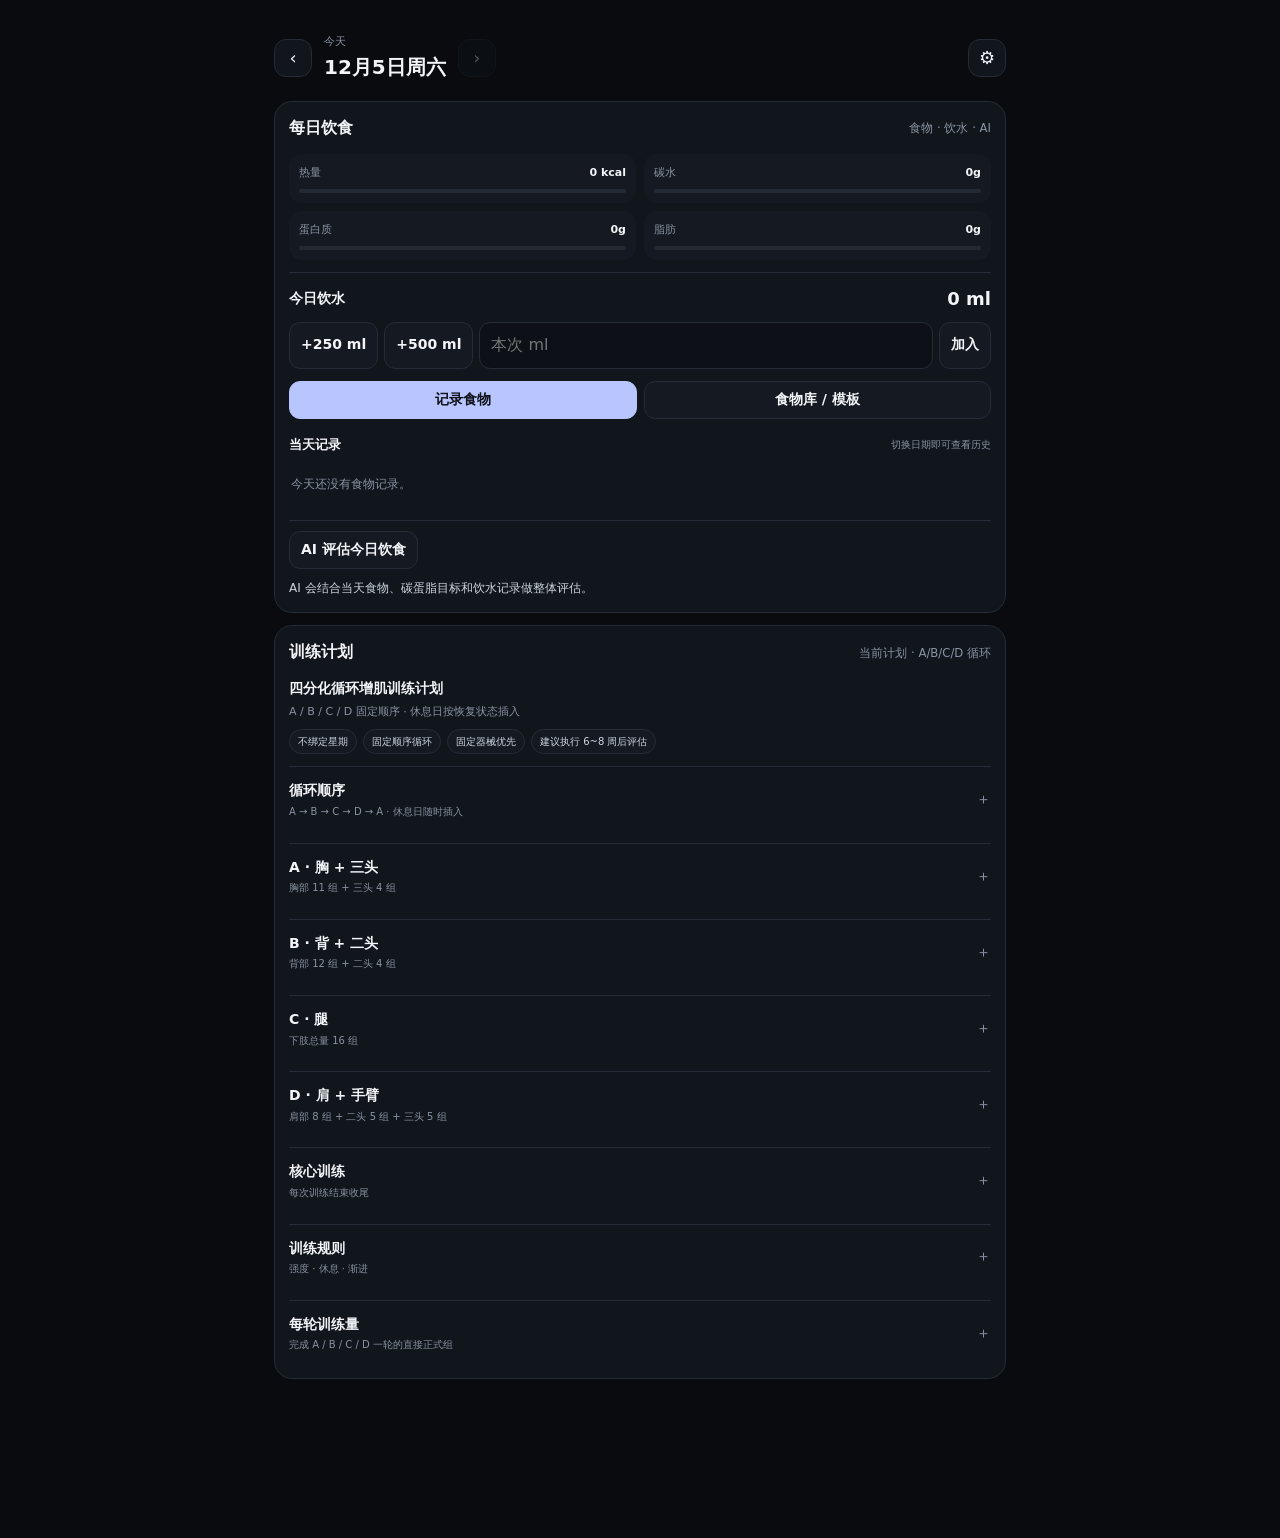
<file: index.html>
<!doctype html>
<html lang="zh-CN">
<head>
<meta charset="utf-8">
<meta name="viewport" content="width=device-width,initial-scale=1,viewport-fit=cover">
<meta name="theme-color" content="#0b0f14">
<link rel="manifest" href="manifest.json?v=diet-v2-20261023a">
<link rel="icon" href="icon-192.png">
<title>饮食记录</title>
<style>
:root{
  --bg:#0a0e13;--panel:#111720;--panel2:#161e29;--panel3:#0d131b;
  --text:#f4f7fb;--muted:#8d99aa;--line:#25313f;--accent:#8ca8ff;
  --accent2:#becaff;--good:#4fd58d;--warn:#f0ba5e;--bad:#ff7380
}
*{box-sizing:border-box}
html{background:var(--bg)}
body{
  margin:0;background:radial-gradient(circle at 12% 0%,rgba(140,168,255,.07),transparent 27%),var(--bg);
  color:var(--text);font:14px/1.55 system-ui,-apple-system,BlinkMacSystemFont,"Segoe UI","Microsoft YaHei",sans-serif;
  padding-bottom:90px
}
button,input,select,textarea{font:inherit}button{cursor:pointer}
.app{max-width:1080px;margin:auto;padding:15px}
.header{display:flex;justify-content:space-between;align-items:center;gap:12px;margin:3px 0 16px}
.title{font-size:22px;font-weight:850;letter-spacing:.15px}.subtitle{font-size:12px;color:var(--muted);margin-top:2px}
.header-right{display:flex;align-items:center;gap:8px}
.date-chip,.sync{border:1px solid var(--line);background:rgba(17,23,32,.84);border-radius:999px;padding:7px 10px;color:var(--muted);font-size:12px}
.date-chip{color:var(--text)}.sync-dot{display:inline-block;width:7px;height:7px;border-radius:50%;background:var(--good);margin-right:5px}
.sync.warn .sync-dot{background:var(--warn)}.sync.bad .sync-dot{background:var(--bad)}
.desktop-tabs{display:flex;gap:8px;margin-bottom:14px}
.tab{border:1px solid var(--line);background:var(--panel);color:var(--muted);border-radius:999px;padding:8px 13px}
.tab.active{background:var(--accent);border-color:var(--accent);color:#09101b;font-weight:800}
.page{display:none}.page.active{display:block}
.grid{display:grid;grid-template-columns:repeat(12,1fr);gap:12px}
.card{background:rgba(17,23,32,.93);border:1px solid var(--line);border-radius:19px;padding:14px}
.s4{grid-column:span 4}.s5{grid-column:span 5}.s6{grid-column:span 6}.s7{grid-column:span 7}.s8{grid-column:span 8}.s12{grid-column:span 12}
.section{display:flex;justify-content:space-between;align-items:center;gap:10px;margin-bottom:9px}.section h2{font-size:15px;margin:0}.meta{color:var(--muted);font-size:11px}
.btn{border:0;background:var(--accent);color:#0a1019;border-radius:10px;padding:8px 11px;font-weight:800}.btn.soft{background:#19233b;color:#d9e2ff}.btn.ghost{background:transparent;color:var(--text);border:1px solid var(--line)}.btn.danger{background:#3d2228;color:#ffb3bd}
.metrics{display:grid;grid-template-columns:repeat(4,1fr);gap:8px}.metric{background:var(--panel2);border:1px solid var(--line);border-radius:14px;padding:11px}.metric span{display:block;color:var(--muted);font-size:11px}.metric strong{font-size:18px}.metric small{font-size:11px;color:var(--muted)}
.progress{height:7px;background:#090e14;border-radius:999px;overflow:hidden;margin-top:7px}.bar{height:100%;background:var(--accent);transition:width .2s}
.summary{display:grid;grid-template-columns:repeat(3,1fr);gap:8px}.summary-item{border:1px solid var(--line);background:var(--panel2);border-radius:14px;padding:11px}.summary-item span{display:block;color:var(--muted);font-size:11px}.summary-item b{font-size:17px}
.good{color:var(--good)}.warn{color:var(--warn)}.bad{color:var(--bad)}.value{font-weight:850}
.list{display:grid;gap:8px}.item{display:grid;grid-template-columns:1fr auto;align-items:center;gap:10px;border:1px solid var(--line);background:var(--panel2);border-radius:14px;padding:10px 11px}.item-main{min-width:0}.item-title{font-weight:750}.item-sub{font-size:11px;color:var(--muted);margin-top:2px}.item-actions{display:flex;gap:6px;align-items:center;flex-wrap:wrap;justify-content:flex-end}
.empty{border:1px dashed var(--line);border-radius:14px;padding:17px;text-align:center;color:var(--muted);font-size:12px}
.callout{background:#0e1622;border-left:3px solid var(--accent);border-radius:11px;padding:10px 12px;color:#d7dfeb}
.chart-wrap{width:100%;height:170px}.chart-wrap svg{width:100%;height:100%;display:block}.chart-label{fill:var(--muted);font-size:10px}.chart-line{fill:none;stroke:var(--accent);stroke-width:2.5}.chart-dot{fill:var(--accent)}.chart-grid{stroke:var(--line);stroke-width:1;opacity:.65}
.field-grid{display:grid;grid-template-columns:repeat(2,1fr);gap:9px}.row{display:grid;grid-template-columns:repeat(12,1fr);gap:8px;align-items:end}.c2{grid-column:span 2}.c3{grid-column:span 3}.c4{grid-column:span 4}.c6{grid-column:span 6}.c8{grid-column:span 8}.c12{grid-column:span 12}
label{display:block;font-size:11px;color:var(--muted);margin-bottom:5px}
input,select,textarea{width:100%;min-width:0;background:var(--panel3);color:var(--text);border:1px solid var(--line);border-radius:11px;padding:9px 10px;outline:none}
input:focus,select:focus,textarea:focus{border-color:var(--accent)}textarea{min-height:76px;resize:vertical}
.toolbar{display:flex;gap:8px;flex-wrap:wrap;margin-top:10px}.pill{display:inline-flex;border:1px solid var(--line);border-radius:999px;padding:3px 8px;color:#cbd4df;font-size:10px}
.bottom-nav{display:none;position:fixed;left:0;right:0;bottom:0;z-index:30;grid-template-columns:repeat(5,1fr);background:rgba(8,12,17,.96);border-top:1px solid var(--line);padding:6px 4px calc(6px + env(safe-area-inset-bottom))}
.bottom-nav button{border:0;background:transparent;color:var(--muted);padding:7px 2px;font-size:11px}.bottom-nav button.active{color:var(--accent2);font-weight:850}
.fab{position:fixed;right:17px;bottom:20px;z-index:26;width:55px;height:55px;border:0;border-radius:50%;background:var(--accent);color:#08101a;font-size:25px;font-weight:900;box-shadow:0 12px 28px rgba(0,0,0,.35)}
.sheet{display:none;position:fixed;inset:0;z-index:50;background:rgba(0,0,0,.58);align-items:flex-end}.sheet.open{display:flex}.sheet-panel{width:100%;max-width:680px;margin:auto;background:var(--panel);border:1px solid var(--line);border-radius:22px 22px 0 0;padding:16px 15px calc(16px + env(safe-area-inset-bottom))}.sheet-actions{display:grid;grid-template-columns:repeat(3,1fr);gap:9px}.sheet-action{border:1px solid var(--line);background:var(--panel2);color:var(--text);border-radius:15px;padding:13px;text-align:left}.sheet-action b{display:block}.sheet-action span{display:block;color:var(--muted);font-size:11px;margin-top:2px}
.modal{display:none;position:fixed;inset:0;z-index:60;background:rgba(0,0,0,.62);align-items:center;justify-content:center;padding:16px;overflow:auto}.modal.open{display:flex}.modal-panel{width:min(540px,100%);max-height:90vh;overflow:auto;background:var(--panel);border:1px solid var(--line);border-radius:18px;padding:15px}.modal-panel.wide{width:min(720px,100%)}.modal-actions{display:flex;justify-content:flex-end;gap:8px;flex-wrap:wrap;margin-top:12px}
.check-list{display:grid;gap:7px;max-height:300px;overflow:auto}.check-row{display:flex;align-items:center;gap:9px;border:1px solid var(--line);border-radius:11px;padding:8px 10px;background:var(--panel2)}.check-row input{width:auto}
.divider{height:1px;background:var(--line);margin:13px 0}.hidden{display:none!important}
.toast{position:fixed;left:50%;bottom:88px;transform:translateX(-50%);z-index:100;background:#17202b;border:1px solid var(--line);color:var(--text);padding:9px 13px;border-radius:999px;font-size:12px;opacity:0;pointer-events:none;transition:.2s}.toast.show{opacity:1}
@media(max-width:900px){.s4,.s5,.s6,.s7,.s8,.s12{grid-column:span 12}}
@media(max-width:700px){
  .app{padding:11px}.desktop-tabs{display:none}.bottom-nav{display:grid}.fab{bottom:81px}
  .title{font-size:19px}.sync .sync-text{display:none}.header-right{gap:6px}.metrics{grid-template-columns:repeat(2,1fr)}
  .field-grid{grid-template-columns:1fr}.card{padding:12px;border-radius:17px}.c2,.c3,.c4,.c6,.c8,.c12{grid-column:span 12}
}
@media(max-width:430px){.summary{grid-template-columns:1fr 1fr}.summary-item:last-child{grid-column:span 2}.sheet-actions{grid-template-columns:1fr}}
</style>
</head>
<body>
<div class="app">
  <header class="header">
    <div>
      <div class="title">池边影の健身记录</div>
      <div class="subtitle" id="todayText">今天</div>
    </div>
    <div class="header-right">
      <button class="date-chip" id="backfillBtn">补记</button>
      <div class="sync" id="syncBadge"><span class="sync-dot"></span><span class="sync-text" id="syncText">本地已保存</span></div>
    </div>
  </header>

  <nav class="desktop-tabs">
    <button class="tab active" data-page="today">今日</button>
    <button class="tab" data-page="training">训练</button>
    <button class="tab" data-page="food">饮食</button>
    <button class="tab" data-page="progress">进度</button>
    <button class="tab" data-page="settings">方案</button>
  </nav>

  <section class="page active" id="page-today">
    <div class="grid">
      <div class="card s12">
        <div class="section"><h2>今天</h2><span class="meta" id="activeDateLabel">自动读取本机日期</span></div>
        <div class="summary">
          <div class="summary-item"><span>晨重</span><b id="todayWeight">未记录</b></div>
          <div class="summary-item"><span>今日训练</span><b id="todayTrainingCount">未训练</b></div>
          <div class="summary-item"><span>今日有氧</span><b id="todayCardio">0 min</b></div>
        </div>
      </div>

      <div class="card s12">
        <div class="section"><h2>今日营养</h2><span class="meta" id="macroTargetText"></span></div>
        <div class="metrics">
          <div class="metric"><span>热量</span><strong id="sumK">0</strong><small id="targetKSmall"></small><div class="progress"><div class="bar" id="barK"></div></div></div>
          <div class="metric"><span>碳水</span><strong id="sumC">0</strong><small id="targetCSmall"></small><div class="progress"><div class="bar" id="barC"></div></div></div>
          <div class="metric"><span>蛋白质</span><strong id="sumP">0</strong><small id="targetPSmall"></small><div class="progress"><div class="bar" id="barP"></div></div></div>
          <div class="metric"><span>脂肪</span><strong id="sumF">0</strong><small id="targetFSmall"></small><div class="progress"><div class="bar" id="barF"></div></div></div>
        </div>
        <div class="meta" id="macroAdvice" style="margin-top:9px"></div>
      </div>

      <div class="card s12">
        <div class="section"><h2>今日训练</h2><span class="meta" id="planHint"></span></div>
        <div id="todayTrainingList" class="list"></div>
      </div>

      <div class="card s12">
        <div class="section"><h2>今日饮食</h2><span class="meta" id="foodCountText"></span></div>
        <div id="todayFoodList" class="list"></div>
      </div>
    </div>
  </section>

  <section class="page" id="page-training">
    <div class="grid">
      <div class="card s6">
        <div class="section"><h2>训练模板</h2><button class="btn" id="newPlanBtn">＋ 新建</button></div>
        <div class="meta" style="margin-bottom:9px">模板只是快捷动作清单，不会强制你哪天必须练什么。</div>
        <div id="planList" class="list"></div>
      </div>
      <div class="card s6">
        <div class="section"><h2>力量记录</h2><span class="meta">自动统计最佳组与 e1RM</span></div>
        <div id="strengthList" class="list"></div>
      </div>
      <div class="card s12">
        <div class="section"><h2>动作库</h2><button class="btn" id="newExerciseBtn">＋ 添加动作</button></div>
        <div id="exerciseList" class="list"></div>
      </div>
    </div>
  </section>

  <section class="page" id="page-food">
    <div class="grid">
      <div class="card s6">
        <div class="section"><h2>餐食模板</h2><button class="btn" id="newMealBtn">＋ 新建</button></div>
        <div class="meta" style="margin-bottom:9px">例如“练后 = 香蕉120g + 蛋白粉30g”，以后一点就整套加入。</div>
        <div id="mealList" class="list"></div>
      </div>
      <div class="card s6">
        <div class="section"><h2>食物库</h2><button class="btn" id="newFoodBtn">＋ 添加</button></div>
        <div id="foodLibraryList" class="list"></div>
      </div>
    </div>
  </section>

  <section class="page" id="page-progress">
    <div class="grid">
      <div class="card s12">
        <div class="metrics">
          <div class="metric"><span>最近7日均重</span><strong id="avg7">-</strong></div>
          <div class="metric"><span>前7日均重</span><strong id="prev7">-</strong></div>
          <div class="metric"><span>均重变化</span><strong id="weeklyChange">-</strong></div>
          <div class="metric"><span>本周有氧</span><strong id="cardioWeek">0min</strong></div>
        </div>
        <div class="callout" id="trendAdvice" style="margin-top:10px"></div>
      </div>
      <div class="card s12">
        <div class="section"><h2>14天体重趋势</h2><span class="meta">看均值，不看单日</span></div>
        <div class="chart-wrap" id="weightChart"></div>
      </div>
    </div>
  </section>

  <section class="page" id="page-settings">
    <div class="grid">
      <div class="card s6">
        <div class="section"><h2>当前方案</h2><span class="meta">随时可改</span></div>
        <div class="field-grid">
          <div><label for="setStage">目标阶段</label><select id="setStage"><option value="cut">减脂</option><option value="gain">增肌</option><option value="maintain">维持</option></select></div>
          <div><label for="setK">热量 kcal</label><input id="setK" type="number"></div>
          <div><label for="setC">碳水 g</label><input id="setC" type="number"></div>
          <div><label for="setP">蛋白质 g</label><input id="setP" type="number"></div>
          <div><label for="setF">脂肪 g</label><input id="setF" type="number"></div>
          <div><label for="setCardio">每周有氧 min</label><input id="setCardio" type="number"></div>
        </div>
        <div class="toolbar"><button class="btn" id="saveSettingsBtn">保存方案</button></div>
      </div>

      <div class="card s12">
        <div class="section"><h2>数据备份</h2><span class="meta" id="backupStatus">尚未备份</span></div>
        <div class="callout">训练、饮食和体重只保存在这台设备。建议偶尔备份一个 JSON 文件到 iPhone「文件」App。</div>
        <div class="toolbar">
          <button class="btn" id="backupFileBtn">备份到本机文件</button>
          <button class="btn ghost" id="importBtn">从备份恢复</button>
          <input id="importFile" type="file" accept=".json,application/json" hidden>
        </div>
      </div>
    </div>
  </section>
</div>

<button class="fab" id="fab" aria-label="快速添加">＋</button>

<nav class="bottom-nav">
  <button class="active" data-page="today">今日</button>
  <button data-page="training">训练</button>
  <button data-page="food">饮食</button>
  <button data-page="progress">进度</button>
  <button data-page="settings">方案</button>
</nav>

<div class="sheet" id="quickSheet">
  <div class="sheet-panel">
    <div class="section"><h2>快速添加</h2><button class="btn ghost" data-close="quickSheet">关闭</button></div>
    <div class="sheet-actions">
      <button class="sheet-action" id="quickFood"><b>食物</b><span>餐食模板或按克数添加</span></button>
      <button class="sheet-action" id="quickTraining"><b>训练</b><span>动作 / 重量 / 次数 / RIR</span></button>
      <button class="sheet-action" id="quickWeight"><b>晨重</b><span>记录当天体重</span></button>
    </div>
  </div>
</div>

<div class="modal" id="backfillModal">
  <div class="modal-panel">
    <div class="section"><h2>补记过去记录</h2><button class="btn ghost" data-close="backfillModal">关闭</button></div>
    <label for="backfillDate">选择日期</label><input id="backfillDate" type="date">
    <div class="modal-actions"><button class="btn ghost" id="todayBtn">回到今天</button><button class="btn" id="confirmBackfill">打开这一天</button></div>
  </div>
</div>

<div class="modal" id="weightModal">
  <div class="modal-panel">
    <div class="section"><h2>记录晨重</h2><button class="btn ghost" data-close="weightModal">关闭</button></div>
    <label for="weightInput">体重 kg</label><input id="weightInput" type="number" step="0.01" inputmode="decimal" placeholder="65.80">
    <div class="modal-actions"><button class="btn" id="saveWeightBtn">保存</button></div>
  </div>
</div>

<div class="modal" id="trainingModal">
  <div class="modal-panel wide">
    <div class="section"><h2>添加训练</h2><button class="btn ghost" data-close="trainingModal">关闭</button></div>
    <div class="row">
      <div class="c6"><label for="trainingExercise">动作</label><select id="trainingExercise"></select></div>
      <div class="c3"><label for="trainingWeight">重量 kg</label><input id="trainingWeight" type="number" step="0.5" inputmode="decimal"></div>
      <div class="c3"><label for="trainingReps">次数</label><input id="trainingReps" type="number" step="1" inputmode="numeric"></div>
      <div class="c4"><label for="trainingSets">组数</label><input id="trainingSets" type="number" step="1" value="1"></div>
      <div class="c4"><label for="trainingRir">RIR</label><input id="trainingRir" type="number" step="1" min="0" max="10"></div>
      <div class="c4"><label for="trainingCardio">有氧分钟（可选）</label><input id="trainingCardio" type="number" min="0" step="1"></div>
    </div>
    <div class="meta" style="margin-top:7px">自重动作重量可留空。只想记录有氧时，动作选择“仅记录有氧”。</div>
    <div class="modal-actions"><button class="btn" id="saveTrainingBtn">加入今日</button></div>
  </div>
</div>

<div class="modal" id="foodModal">
  <div class="modal-panel wide">
    <div class="section"><h2>添加食物</h2><button class="btn ghost" data-close="foodModal">关闭</button></div>
    <div class="row">
      <div class="c4"><label for="foodMode">方式</label><select id="foodMode"><option value="single">单个食物</option><option value="meal">餐食模板</option><option value="manual">临时食物</option></select></div>
      <div class="c4"><label for="mealSlot">餐次</label><select id="mealSlot"><option>早餐</option><option>午餐</option><option>加餐</option><option>晚餐</option><option>练后</option></select></div>
      <div class="c4"><label>记录时间</label><input id="foodTime" type="time"></div>
    </div>

    <div id="singleFoodFields" style="margin-top:8px">
      <div class="row">
        <div class="c8"><label for="foodSelect">食物</label><select id="foodSelect"></select></div>
        <div class="c4"><label for="foodGrams">重量 g/ml</label><input id="foodGrams" type="number" step="1" inputmode="decimal"></div>
      </div>
    </div>

    <div id="mealFoodFields" class="hidden" style="margin-top:8px">
      <label for="mealSelect">餐食模板</label><select id="mealSelect"></select>
    </div>

    <div id="manualFoodFields" class="hidden" style="margin-top:8px">
      <div class="row">
        <div class="c6"><label for="manualFoodName">名称</label><input id="manualFoodName"></div>
        <div class="c6"><label for="manualFoodGrams">重量 g/ml</label><input id="manualFoodGrams" type="number"></div>
        <div class="c4"><label for="manualFoodC">C /100</label><input id="manualFoodC" type="number" step="0.1"></div>
        <div class="c4"><label for="manualFoodP">P /100</label><input id="manualFoodP" type="number" step="0.1"></div>
        <div class="c4"><label for="manualFoodF">F /100</label><input id="manualFoodF" type="number" step="0.1"></div>
      </div>
    </div>
    <div class="modal-actions"><button class="btn" id="saveFoodEntryBtn">加入今日</button></div>
  </div>
</div>

<div class="modal" id="exerciseModal">
  <div class="modal-panel">
    <div class="section"><h2 id="exerciseModalTitle">添加动作</h2><button class="btn ghost" data-close="exerciseModal">关闭</button></div>
    <input id="editingExerciseId" type="hidden">
    <div class="field-grid">
      <div><label for="exerciseName">动作名称</label><input id="exerciseName"></div>
      <div><label for="exerciseGroup">肌群</label><select id="exerciseGroup"><option>胸</option><option>背</option><option>肩</option><option>二头</option><option>三头</option><option>腿</option><option>腹</option><option>其他</option></select></div>
      <div><label for="exerciseRepMin">目标次数下限</label><input id="exerciseRepMin" type="number" value="6"></div>
      <div><label for="exerciseRepMax">目标次数上限</label><input id="exerciseRepMax" type="number" value="10"></div>
      <div><label for="exerciseSets">默认组数</label><input id="exerciseSets" type="number" value="3"></div>
    </div>
    <div class="modal-actions"><button class="btn" id="saveExerciseBtn">保存</button></div>
  </div>
</div>

<div class="modal" id="planModal">
  <div class="modal-panel">
    <div class="section"><h2 id="planModalTitle">新建训练模板</h2><button class="btn ghost" data-close="planModal">关闭</button></div>
    <input id="editingPlanId" type="hidden">
    <label for="planName">模板名称</label><input id="planName" placeholder="例如 拉 / 胸+三头">
    <label style="margin-top:10px">动作</label><div class="check-list" id="planExerciseChecks"></div>
    <div class="modal-actions"><button class="btn" id="savePlanBtn">保存模板</button></div>
  </div>
</div>

<div class="modal" id="libFoodModal">
  <div class="modal-panel">
    <div class="section"><h2 id="libFoodModalTitle">添加食物</h2><button class="btn ghost" data-close="libFoodModal">关闭</button></div>
    <input id="editingFoodId" type="hidden">
    <div class="field-grid">
      <div><label for="libFoodName">名称</label><input id="libFoodName"></div>
      <div><label for="libFoodUnit">单位</label><select id="libFoodUnit"><option value="g">g</option><option value="ml">ml</option></select></div>
      <div><label for="libFoodC">碳水 /100</label><input id="libFoodC" type="number" step="0.1"></div>
      <div><label for="libFoodP">蛋白 /100</label><input id="libFoodP" type="number" step="0.1"></div>
      <div><label for="libFoodF">脂肪 /100</label><input id="libFoodF" type="number" step="0.1"></div>
    </div>
    <div class="modal-actions"><button class="btn" id="saveLibFoodBtn">保存</button></div>
  </div>
</div>

<div class="modal" id="mealModal">
  <div class="modal-panel wide">
    <div class="section"><h2 id="mealModalTitle">新建餐食模板</h2><button class="btn ghost" data-close="mealModal">关闭</button></div>
    <input id="editingMealId" type="hidden">
    <label for="mealName">模板名称</label><input id="mealName" placeholder="例如 训练后">
    <div class="divider"></div>
    <div class="row">
      <div class="c8"><label for="mealBuilderFood">食物</label><select id="mealBuilderFood"></select></div>
      <div class="c4"><label for="mealBuilderGrams">重量</label><input id="mealBuilderGrams" type="number"></div>
    </div>
    <div class="toolbar"><button class="btn ghost" id="mealAddItemBtn">加入模板</button></div>
    <div id="mealBuilderList" class="list" style="margin-top:9px"></div>
    <div class="modal-actions"><button class="btn" id="saveMealBtn">保存模板</button></div>
  </div>
</div>

<div class="toast" id="toast"></div>

<script src="deepseek-config.js?v=diet-v2-20261023a"></script>
<script src="app-config.js?v=diet-v2-20261023a"></script>
<script>
const STORAGE_KEY="chibianyingFitnessV1";
const OLD_STORAGE_KEY="cutTrackerV2";

const DEFAULT_DB={
  settings:{stage:"cut",kcal:1900,c:200,p:140,f:60,cardioWeekly:90},
  exercises:[
    {id:"bench",name:"杠铃卧推",group:"胸",repMin:5,repMax:8,sets:4},
    {id:"pecdeck",name:"蝴蝶机夹胸",group:"胸",repMin:8,repMax:15,sets:3},
    {id:"dip",name:"前倾臂屈伸",group:"胸/三头",repMin:8,repMax:12,sets:3},
    {id:"pulldown",name:"高位下拉",group:"背",repMin:6,repMax:10,sets:4},
    {id:"singlepull",name:"器械单臂下拉",group:"背",repMin:8,repMax:12,sets:3},
    {id:"row",name:"坐姿划船",group:"背",repMin:8,repMax:12,sets:4},
    {id:"curl",name:"坐姿弯举",group:"二头",repMin:10,repMax:15,sets:3},
    {id:"squat",name:"深蹲",group:"腿",repMin:5,repMax:8,sets:4},
    {id:"rdl",name:"罗马尼亚硬拉",group:"腿",repMin:6,repMax:10,sets:3},
    {id:"legpress",name:"倒蹬机",group:"腿",repMin:8,repMax:12,sets:3},
    {id:"shoulderpress",name:"器械推肩",group:"肩",repMin:8,repMax:12,sets:3},
    {id:"lateral",name:"侧平举",group:"肩",repMin:12,repMax:20,sets:4},
    {id:"triceps",name:"龙门架三头下压",group:"三头",repMin:10,repMax:15,sets:3},
    {id:"legraise",name:"悬垂举腿",group:"腹",repMin:8,repMax:15,sets:3}
  ],
  plans:[
    {id:"push",name:"推",exerciseIds:["bench","pecdeck","dip","shoulderpress","lateral","triceps","legraise"]},
    {id:"pull",name:"拉",exerciseIds:["pulldown","singlepull","row","curl","legraise"]},
    {id:"legs",name:"腿",exerciseIds:["squat","rdl","legpress","legraise"]}
  ],
  foods:[
    {id:"rice",name:"熟米饭",unit:"g",c:25.9,p:2.6,f:0.3},
    {id:"chicken",name:"熟鸡胸肉",unit:"g",c:0,p:31,f:3.6},
    {id:"beef",name:"熟瘦牛肉（估值）",unit:"g",c:0,p:27,f:10},
    {id:"egg",name:"鸡蛋（可食部）",unit:"g",c:0.7,p:12.6,f:9.5},
    {id:"banana",name:"香蕉",unit:"g",c:22.8,p:1.1,f:0.3},
    {id:"skim",name:"脱脂牛奶",unit:"ml",c:5,p:3.4,f:0.2},
    {id:"bread",name:"全麦面包（估值）",unit:"g",c:43,p:10,f:4},
    {id:"mantou",name:"馒头/花卷（估值）",unit:"g",c:49,p:7,f:1.1},
    {id:"protein",name:"75%蛋白粉（按包装修正）",unit:"g",c:10,p:75,f:5},
    {id:"oil",name:"食用油",unit:"g",c:0,p:0,f:100}
  ],
  meals:[
    {id:"post",name:"训练后：香蕉 + 蛋白粉",items:[{foodId:"banana",grams:120},{foodId:"protein",grams:30}]}
  ],
  days:{},
  meta:{updatedAt:null,userTouched:false}
};

const $=id=>document.getElementById(id);
const clone=x=>JSON.parse(JSON.stringify(x));
const uid=p=>p+"_"+Date.now().toString(36)+Math.random().toString(36).slice(2,6);
const fmt=(n,d=0)=>Number(n||0).toFixed(d);
let activeDate=localDateString();
let DB=loadDB();
let mealBuilder=[];

function localDateString(d=new Date()){
  const y=d.getFullYear(),m=String(d.getMonth()+1).padStart(2,"0"),day=String(d.getDate()).padStart(2,"0");
  return `${y}-${m}-${day}`;
}
function localTimeString(d=new Date()){
  return `${String(d.getHours()).padStart(2,"0")}:${String(d.getMinutes()).padStart(2,"0")}`;
}
function prettyDate(dateStr){
  const [y,m,d]=dateStr.split("-").map(Number),dt=new Date(y,m-1,d),weeks=["周日","周一","周二","周三","周四","周五","周六"];
  return `${m}月${d}日 · ${weeks[dt.getDay()]}`;
}
function migrateOld(old){
  const x=clone(DEFAULT_DB);
  if(old.settings){
    x.settings.kcal=old.settings.kcal||1900;x.settings.c=old.settings.c||200;x.settings.p=old.settings.p||140;x.settings.f=old.settings.f||60;x.settings.cardioWeekly=old.settings.cardioWeekly||90;
  }
  if(Array.isArray(old.exercises))x.exercises=old.exercises;
  if(Array.isArray(old.plans))x.plans=old.plans;
  if(Array.isArray(old.foods))x.foods=old.foods;
  if(Array.isArray(old.meals))x.meals=old.meals;
  if(old.days){
    for(const [date,d] of Object.entries(old.days)){
      x.days[date]={
        date,weight:d.weight??null,cardio:d.cardio||0,note:d.note||"",
        planExerciseIds:d.planExerciseIds||[],
        planName:d.planName||"",
        training:(d.training||[]).map(t=>({...t,id:t.id||uid("tr"),time:t.time||""})),
        foods:(d.foods||[]).map(f=>({...f,id:f.id||uid("fd"),time:f.time||""}))
      };
    }
  }
  x.meta={updatedAt:new Date().toISOString(),userTouched:true};
  return x;
}
function loadDB(){
  try{
    const raw=localStorage.getItem(STORAGE_KEY);
    if(raw){
      const x=JSON.parse(raw);
      return {...clone(DEFAULT_DB),...x,settings:{...clone(DEFAULT_DB.settings),...(x.settings||{})},meta:{...clone(DEFAULT_DB.meta),...(x.meta||{})}};
    }
    const old=localStorage.getItem(OLD_STORAGE_KEY);
    if(old){
      const migrated=migrateOld(JSON.parse(old));
      localStorage.setItem(STORAGE_KEY,JSON.stringify(migrated));
      return migrated;
    }
  }catch(e){}
  return clone(DEFAULT_DB);
}
function persist(markTouched=true){
  DB.meta=DB.meta||{};
  DB.meta.updatedAt=new Date().toISOString();
  if(markTouched)DB.meta.userTouched=true;
  localStorage.setItem(STORAGE_KEY,JSON.stringify(DB));
  window.dispatchEvent(new CustomEvent("fitness:changed"));
  setSyncUI("本地已保存","good");
}
function ensureDay(date=activeDate){
  if(!DB.days[date])DB.days[date]={date,weight:null,cardio:0,note:"",planExerciseIds:[],planName:"",training:[],foods:[]};
  const d=DB.days[date];
  d.training=d.training||[];d.foods=d.foods||[];d.planExerciseIds=d.planExerciseIds||[];d.cardio=d.cardio||0;
  return d;
}
function calcMacro(food,grams){
  if(food?.totalMacros){
    const C=+food.totalC||0,P=+food.totalP||0,F=+food.totalF||0;
    return {C,P,F,K:C*4+P*4+F*9};
  }
  const m=(+grams||0)/100,C=(+food.c||0)*m,P=(+food.p||0)*m,F=(+food.f||0)*m;
  return {C,P,F,K:C*4+P*4+F*9};
}
function dayTotals(day=ensureDay()){
  return (day.foods||[]).reduce((s,x)=>{const q=calcMacro(x,x.grams);s.C+=q.C;s.P+=q.P;s.F+=q.F;s.K+=q.K;return s},{C:0,P:0,F:0,K:0});
}
function e1rm(w,r){return w>0&&r>0?w*(1+r/30):0}
function inferMealSlot(){
  const h=new Date().getHours();
  if(h<10)return "早餐";if(h<14)return "午餐";if(h<17)return "加餐";if(h<21)return "晚餐";return "练后";
}
function toast(msg){
  const t=$("toast");t.textContent=msg;t.classList.add("show");clearTimeout(toast._timer);toast._timer=setTimeout(()=>t.classList.remove("show"),1800);
}
function openModal(id){$(id).classList.add("open")}
function closeModal(id){$(id).classList.remove("open")}
function showPage(name){
  document.querySelectorAll(".page").forEach(x=>x.classList.toggle("active",x.id==="page-"+name));
  document.querySelectorAll("[data-page]").forEach(x=>x.classList.toggle("active",x.dataset.page===name));
  if(name==="training")renderTrainingPage();
  if(name==="food")renderFoodPage();
  if(name==="progress")renderProgress();
  if(name==="settings")loadSettingsForm();
}
function setBar(id,v,t){
  const e=$(id),pct=t?Math.min(100,v/t*100):0;e.style.width=pct+"%";e.style.background=v>t*1.1?"var(--bad)":v>t?"var(--warn)":"var(--accent)";
}
function setSyncUI(text,kind="good"){
  $("syncText").textContent=text;
  $("syncBadge").classList.toggle("warn",kind==="warn");
  $("syncBadge").classList.toggle("bad",kind==="bad");
}

function renderDate(){
  const today=localDateString();
  $("todayText").textContent=activeDate===today ? "今天 · "+prettyDate(activeDate) : "补记 · "+prettyDate(activeDate);
  $("activeDateLabel").textContent=activeDate===today ? "自动读取本机日期" : activeDate;
}
function renderToday(){
  const day=ensureDay(), totals=dayTotals(day), s=DB.settings;
  $("todayWeight").textContent=day.weight!=null?fmt(day.weight,2)+" kg":"未记录";
  const unique=new Set((day.training||[]).map(x=>x.exerciseId||x.exerciseName)).size;
  $("todayTrainingCount").textContent=unique?unique+" 个动作":"未训练";
  $("todayCardio").textContent=(day.cardio||0)+" min";
  $("macroTargetText").textContent=`${s.kcal} kcal · ${s.c}C / ${s.p}P / ${s.f}F`;
  $("sumK").textContent=fmt(totals.K);$("sumC").textContent=fmt(totals.C,1);$("sumP").textContent=fmt(totals.P,1);$("sumF").textContent=fmt(totals.F,1);
  $("targetKSmall").textContent=` / ${s.kcal}`;$("targetCSmall").textContent=` / ${s.c}g`;$("targetPSmall").textContent=` / ${s.p}g`;$("targetFSmall").textContent=` / ${s.f}g`;
  setBar("barK",totals.K,s.kcal);setBar("barC",totals.C,s.c);setBar("barP",totals.P,s.p);setBar("barF",totals.F,s.f);
  const tips=[];
  if(totals.P<s.p-10)tips.push(`蛋白质还差约 ${fmt(s.p-totals.P)}g`);
  if(totals.C<s.c-15)tips.push(`碳水还差约 ${fmt(s.c-totals.C)}g`);
  if(totals.F>s.f+5)tips.push(`脂肪超约 ${fmt(totals.F-s.f)}g`);
  if(totals.K>s.kcal+100)tips.push(`热量超约 ${fmt(totals.K-s.kcal)} kcal`);
  $("macroAdvice").textContent=totals.K?tips.join(" · ")||"今天已经比较接近目标。":"添加食物后会自动计算。";

  renderTodayTraining(day);
  renderTodayFoods(day);
}
function groupTraining(day){
  const groups=[];
  for(const t of day.training||[]){
    let g=groups.find(x=>(x.exerciseId||x.name)===(t.exerciseId||t.exerciseName));
    if(!g){const ex=DB.exercises.find(e=>e.id===t.exerciseId);g={exerciseId:t.exerciseId,name:ex?.name||t.exerciseName||"未知动作",items:[]};groups.push(g)}
    g.items.push(t);
  }
  return groups;
}
function renderTodayTraining(day){
  const box=$("todayTrainingList"),groups=groupTraining(day);box.innerHTML="";
  $("planHint").textContent=day.planName?`已载入模板：${day.planName}`:"不预设训练日";
  if(!groups.length){
    const planned=(day.planExerciseIds||[]).map(id=>DB.exercises.find(e=>e.id===id)).filter(Boolean);
    if(planned.length){
      planned.forEach(ex=>{
        const d=document.createElement("div");d.className="item";
        d.innerHTML=`<div class="item-main"><div class="item-title">${escapeHtml(ex.name)}</div><div class="item-sub">目标 ${ex.repMin}–${ex.repMax}次 · ${ex.sets}组</div></div><button class="btn soft" data-record-ex="${ex.id}">记录</button>`;
        box.appendChild(d);
      });
    }else box.innerHTML='<div class="empty">今天还没有训练记录。休息日保持为空即可。</div>';
  }else{
    groups.forEach(g=>{
      const lines=g.items.map(x=>{
        const w=x.weight>0?`${fmt(x.weight,1).replace(".0","")}kg`:"BW";
        return `${w} × ${x.reps||"-"} × ${x.sets||1}组${x.rir!==""&&x.rir!=null?` · RIR ${x.rir}`:""}`;
      });
      const d=document.createElement("div");d.className="item";
      d.innerHTML=`<div class="item-main"><div class="item-title">${escapeHtml(g.name)}</div><div class="item-sub">${lines.join("<br>")}</div></div><div class="item-actions">${g.items.map(x=>`<button class="btn danger" data-del-training="${x.id}">删</button>`).join("")}</div>`;
      box.appendChild(d);
    });
  }
  box.querySelectorAll("[data-record-ex]").forEach(b=>b.addEventListener("click",()=>openTrainingModal(b.dataset.recordEx)));
  box.querySelectorAll("[data-del-training]").forEach(b=>b.addEventListener("click",()=>deleteTraining(b.dataset.delTraining)));
}
function renderTodayFoods(day){
  const box=$("todayFoodList");box.innerHTML="";$("foodCountText").textContent=(day.foods||[]).length+" 笔";
  if(!(day.foods||[]).length){box.innerHTML='<div class="empty">今天还没有饮食记录。</div>';return}
  day.foods.forEach(x=>{
    const q=calcMacro(x,x.grams),d=document.createElement("div");d.className="item";
    d.innerHTML=`<div class="item-main"><div class="item-title">${escapeHtml(x.slot||"饮食")} · ${escapeHtml(x.name)}</div><div class="item-sub">${fmt(x.grams)}${x.unit||"g"}${x.time?` · ${x.time}`:""} · C${fmt(q.C,1)} / P${fmt(q.P,1)} / F${fmt(q.F,1)}</div></div><div class="item-actions"><span class="value">${fmt(q.K)} kcal</span><button class="btn danger" data-del-food="${x.id}">删</button></div>`;
    box.appendChild(d);
  });
  box.querySelectorAll("[data-del-food]").forEach(b=>b.addEventListener("click",()=>deleteFoodEntry(b.dataset.delFood)));
}
function deleteTraining(id){const d=ensureDay();d.training=d.training.filter(x=>x.id!==id);persist();renderToday();renderTrainingPage()}
function deleteFoodEntry(id){const d=ensureDay();d.foods=d.foods.filter(x=>x.id!==id);persist();renderToday()}

function refreshSelectors(){
  const fill=(el,items,label,value,placeholder)=>{
    el.innerHTML="";
    if(placeholder){const o=document.createElement("option");o.value="";o.textContent=placeholder;el.appendChild(o)}
    items.forEach(x=>{const o=document.createElement("option");o.value=value(x);o.textContent=label(x);el.appendChild(o)});
  };
  fill($("trainingExercise"),DB.exercises,x=>x.name,x=>x.id,"仅记录有氧");
  fill($("foodSelect"),DB.foods,x=>x.name,x=>x.id);
  fill($("mealSelect"),DB.meals,x=>x.name,x=>x.id);
  fill($("mealBuilderFood"),DB.foods,x=>x.name,x=>x.id);
}
function openTrainingModal(exerciseId=""){
  refreshSelectors();
  $("trainingExercise").value=exerciseId||"";
  const ex=DB.exercises.find(e=>e.id===exerciseId);
  $("trainingWeight").value="";$("trainingReps").value="";$("trainingSets").value=ex?.sets||1;$("trainingRir").value="";$("trainingCardio").value="";
  openModal("trainingModal");
}
function saveTraining(){
  const day=ensureDay(),exId=$("trainingExercise").value,cardio=+$("trainingCardio").value||0;
  if(cardio>=0&&$("trainingCardio").value!=="")day.cardio=cardio;
  if(exId){
    const ex=DB.exercises.find(e=>e.id===exId);if(!ex)return;
    const reps=+$("trainingReps").value||0;
    if(!reps)return toast("请填写次数");
    const entry={id:uid("tr"),exerciseId:ex.id,exerciseName:ex.name,weight:+$("trainingWeight").value||0,reps,sets:+$("trainingSets").value||1,rir:$("trainingRir").value===""?"":+$("trainingRir").value,time:localTimeString()};
    day.training.push(entry);
  }else if($("trainingCardio").value===""){
    return toast("请选择动作，或填写有氧分钟");
  }
  persist();closeModal("trainingModal");renderToday();renderTrainingPage();toast("训练已记录");
}
function openFoodModal(){
  refreshSelectors();$("foodMode").value="single";toggleFoodMode();$("mealSlot").value=inferMealSlot();$("foodTime").value=localTimeString();$("foodGrams").value="";$("manualFoodName").value="";$("manualFoodGrams").value="";$("manualFoodC").value="";$("manualFoodP").value="";$("manualFoodF").value="";openModal("foodModal");
}
function toggleFoodMode(){
  const m=$("foodMode").value;$("singleFoodFields").classList.toggle("hidden",m!=="single");$("mealFoodFields").classList.toggle("hidden",m!=="meal");$("manualFoodFields").classList.toggle("hidden",m!=="manual");
}
function saveFoodEntry(){
  const day=ensureDay(),mode=$("foodMode").value,slot=$("mealSlot").value,time=$("foodTime").value||localTimeString();
  if(mode==="single"){
    const f=DB.foods.find(x=>x.id===$("foodSelect").value),g=+$("foodGrams").value;if(!f||!g)return toast("请选择食物并填写重量");
    day.foods.push({...clone(f),id:uid("fd"),sourceFoodId:f.id,grams:g,slot,time});
  }else if(mode==="meal"){
    const m=DB.meals.find(x=>x.id===$("mealSelect").value);if(!m)return toast("请选择模板");
    m.items.forEach(it=>{const f=DB.foods.find(x=>x.id===it.foodId);if(f)day.foods.push({...clone(f),id:uid("fd"),sourceFoodId:f.id,grams:it.grams,slot,time})});
  }else{
    const name=$("manualFoodName").value.trim(),g=+$("manualFoodGrams").value;if(!name||!g)return toast("填写名称和重量");
    day.foods.push({id:uid("fd"),name,unit:"g",c:+$("manualFoodC").value||0,p:+$("manualFoodP").value||0,f:+$("manualFoodF").value||0,grams:g,slot,time});
  }
  persist();closeModal("foodModal");renderToday();toast("饮食已记录");
}
function saveWeight(){
  const v=+$("weightInput").value;if(!v)return toast("请填写体重");
  ensureDay().weight=v;persist();closeModal("weightModal");renderToday();renderProgress();toast("晨重已记录");
}

function getStrengthMap(){
  const map={};
  Object.values(DB.days).forEach(day=>(day.training||[]).forEach(x=>{
    if(!x.exerciseId||!x.reps)return;
    const r=e1rm(x.weight,x.reps),m=map[x.exerciseId]||{maxWeight:0,e1rm:0,bestSet:"",date:"",lastDate:""};
    if((+x.weight||0)>m.maxWeight)m.maxWeight=+x.weight||0;
    if(r>m.e1rm){m.e1rm=r;m.bestSet=`${x.weight}kg × ${x.reps}`;m.date=day.date}
    if(!m.lastDate||day.date>m.lastDate)m.lastDate=day.date;
    map[x.exerciseId]=m;
  }));return map;
}
function renderTrainingPage(){
  renderPlans();renderExercises();renderStrength();
}
function renderPlans(){
  const box=$("planList");box.innerHTML="";
  if(!DB.plans.length){box.innerHTML='<div class="empty">还没有训练模板。</div>';return}
  DB.plans.forEach(p=>{
    const names=p.exerciseIds.map(id=>DB.exercises.find(e=>e.id===id)?.name).filter(Boolean),d=document.createElement("div");d.className="item";
    d.innerHTML=`<div class="item-main"><div class="item-title">${escapeHtml(p.name)}</div><div class="item-sub">${names.map(escapeHtml).join(" · ")}</div></div><div class="item-actions"><button class="btn soft" data-load-plan="${p.id}">载入当前日期</button><button class="btn ghost" data-edit-plan="${p.id}">编辑</button><button class="btn danger" data-del-plan="${p.id}">删</button></div>`;
    box.appendChild(d);
  });
  box.querySelectorAll("[data-load-plan]").forEach(b=>b.addEventListener("click",()=>loadPlanToDay(b.dataset.loadPlan)));
  box.querySelectorAll("[data-edit-plan]").forEach(b=>b.addEventListener("click",()=>openPlanModal(b.dataset.editPlan)));
  box.querySelectorAll("[data-del-plan]").forEach(b=>b.addEventListener("click",()=>deletePlan(b.dataset.delPlan)));
}
function loadPlanToDay(id){
  const p=DB.plans.find(x=>x.id===id);if(!p)return;const d=ensureDay();d.planExerciseIds=clone(p.exerciseIds);d.planName=p.name;persist();renderToday();toast(`已载入 ${p.name}`);
}
function deletePlan(id){if(!confirm("删除这个训练模板？"))return;DB.plans=DB.plans.filter(x=>x.id!==id);persist();renderTrainingPage();refreshSelectors()}
function renderExercises(){
  const box=$("exerciseList");box.innerHTML="";
  DB.exercises.forEach(ex=>{
    const d=document.createElement("div");d.className="item";d.innerHTML=`<div class="item-main"><div class="item-title">${escapeHtml(ex.name)}</div><div class="item-sub">${escapeHtml(ex.group)} · ${ex.repMin}–${ex.repMax}次 · 默认${ex.sets}组</div></div><div class="item-actions"><button class="btn ghost" data-edit-ex="${ex.id}">编辑</button><button class="btn danger" data-del-ex="${ex.id}">删</button></div>`;box.appendChild(d);
  });
  box.querySelectorAll("[data-edit-ex]").forEach(b=>b.addEventListener("click",()=>openExerciseModal(b.dataset.editEx)));
  box.querySelectorAll("[data-del-ex]").forEach(b=>b.addEventListener("click",()=>deleteExercise(b.dataset.delEx)));
}
function deleteExercise(id){
  if(!confirm("删除这个动作？历史训练不会被删除，但模板会移除该动作。"))return;
  DB.exercises=DB.exercises.filter(x=>x.id!==id);DB.plans.forEach(p=>p.exerciseIds=p.exerciseIds.filter(x=>x!==id));persist();renderTrainingPage();refreshSelectors();
}
function renderStrength(){
  const box=$("strengthList"),m=getStrengthMap(),items=DB.exercises.filter(ex=>m[ex.id]).sort((a,b)=>(m[b.id]?.e1rm||0)-(m[a.id]?.e1rm||0));box.innerHTML="";
  if(!items.length){box.innerHTML='<div class="empty">开始记录训练后，这里会自动出现力量数据。</div>';return}
  items.forEach(ex=>{const x=m[ex.id],d=document.createElement("div");d.className="item";d.innerHTML=`<div class="item-main"><div class="item-title">${escapeHtml(ex.name)}</div><div class="item-sub">${x.bestSet?`最佳组 ${x.bestSet} · ${x.date}`:`最大重量 ${x.maxWeight}kg`}</div></div><div><div class="value">${x.e1rm?fmt(x.e1rm,1)+"kg":"-"}</div><div class="item-sub">估算1RM</div></div>`;box.appendChild(d)});
}
function openExerciseModal(id=""){
  const ex=DB.exercises.find(x=>x.id===id);$("editingExerciseId").value=id;$("exerciseModalTitle").textContent=id?"编辑动作":"添加动作";$("exerciseName").value=ex?.name||"";$("exerciseGroup").value=ex?.group||"胸";$("exerciseRepMin").value=ex?.repMin||6;$("exerciseRepMax").value=ex?.repMax||10;$("exerciseSets").value=ex?.sets||3;openModal("exerciseModal");
}
function saveExercise(){
  const id=$("editingExerciseId").value,name=$("exerciseName").value.trim();if(!name)return toast("填写动作名称");
  const obj={id:id||uid("ex"),name,group:$("exerciseGroup").value,repMin:+$("exerciseRepMin").value||6,repMax:+$("exerciseRepMax").value||10,sets:+$("exerciseSets").value||3};
  if(id){const i=DB.exercises.findIndex(x=>x.id===id);if(i>=0)DB.exercises[i]=obj}else DB.exercises.push(obj);
  persist();closeModal("exerciseModal");renderTrainingPage();refreshSelectors();toast("动作已保存");
}
function openPlanModal(id=""){
  const p=DB.plans.find(x=>x.id===id);$("editingPlanId").value=id;$("planModalTitle").textContent=id?"编辑训练模板":"新建训练模板";$("planName").value=p?.name||"";const box=$("planExerciseChecks");box.innerHTML="";
  DB.exercises.forEach(ex=>{const row=document.createElement("label");row.className="check-row";row.innerHTML=`<input type="checkbox" value="${ex.id}" ${(p?.exerciseIds||[]).includes(ex.id)?"checked":""}><span>${escapeHtml(ex.name)} <span class="meta">· ${escapeHtml(ex.group)}</span></span>`;box.appendChild(row)});
  openModal("planModal");
}
function savePlan(){
  const id=$("editingPlanId").value,name=$("planName").value.trim(),ids=[...$("planExerciseChecks").querySelectorAll("input:checked")].map(x=>x.value);
  if(!name||!ids.length)return toast("填写模板名并至少选择一个动作");
  const obj={id:id||uid("plan"),name,exerciseIds:ids};if(id){const i=DB.plans.findIndex(x=>x.id===id);if(i>=0)DB.plans[i]=obj}else DB.plans.push(obj);
  persist();closeModal("planModal");renderTrainingPage();toast("模板已保存");
}

function renderFoodPage(){renderFoodLibrary();renderMeals()}
function renderFoodLibrary(){
  const box=$("foodLibraryList");box.innerHTML="";
  DB.foods.forEach(f=>{const d=document.createElement("div");d.className="item";d.innerHTML=`<div class="item-main"><div class="item-title">${escapeHtml(f.name)}</div><div class="item-sub">每100${f.unit}: C${f.c} / P${f.p} / F${f.f}</div></div><div class="item-actions"><button class="btn ghost" data-edit-food="${f.id}">编辑</button><button class="btn danger" data-del-libfood="${f.id}">删</button></div>`;box.appendChild(d)});
  box.querySelectorAll("[data-edit-food]").forEach(b=>b.addEventListener("click",()=>openLibFoodModal(b.dataset.editFood)));
  box.querySelectorAll("[data-del-libfood]").forEach(b=>b.addEventListener("click",()=>deleteLibFood(b.dataset.delLibfood)));
}
function deleteLibFood(id){
  if(!confirm("删除这个食物？餐食模板中引用它的项目也会被移除。"))return;
  DB.foods=DB.foods.filter(x=>x.id!==id);DB.meals.forEach(m=>m.items=m.items.filter(i=>i.foodId!==id));persist();renderFoodPage();refreshSelectors();
}
function openLibFoodModal(id=""){
  const f=DB.foods.find(x=>x.id===id);$("editingFoodId").value=id;$("libFoodModalTitle").textContent=id?"编辑食物":"添加食物";$("libFoodName").value=f?.name||"";$("libFoodUnit").value=f?.unit||"g";$("libFoodC").value=f?.c??"";$("libFoodP").value=f?.p??"";$("libFoodF").value=f?.f??"";openModal("libFoodModal");
}
function saveLibFood(){
  const id=$("editingFoodId").value,name=$("libFoodName").value.trim();if(!name)return toast("填写食物名称");
  const obj={id:id||uid("food"),name,unit:$("libFoodUnit").value,c:+$("libFoodC").value||0,p:+$("libFoodP").value||0,f:+$("libFoodF").value||0};
  if(id){const i=DB.foods.findIndex(x=>x.id===id);if(i>=0)DB.foods[i]=obj}else DB.foods.push(obj);
  persist();closeModal("libFoodModal");renderFoodPage();refreshSelectors();toast("食物已保存");
}
function renderMeals(){
  const box=$("mealList");box.innerHTML="";
  if(!DB.meals.length){box.innerHTML='<div class="empty">还没有餐食模板。</div>';return}
  DB.meals.forEach(m=>{
    const parts=m.items.map(it=>{const f=DB.foods.find(x=>x.id===it.foodId);return f?`${f.name} ${it.grams}${f.unit}`:""}).filter(Boolean),tot=m.items.reduce((s,it)=>{const f=DB.foods.find(x=>x.id===it.foodId);if(f){const q=calcMacro(f,it.grams);s+=q.K}return s},0),d=document.createElement("div");d.className="item";
    d.innerHTML=`<div class="item-main"><div class="item-title">${escapeHtml(m.name)}</div><div class="item-sub">${parts.map(escapeHtml).join(" + ")}</div></div><div class="item-actions"><span class="value">${fmt(tot)} kcal</span><button class="btn ghost" data-edit-meal="${m.id}">编辑</button><button class="btn danger" data-del-meal="${m.id}">删</button></div>`;box.appendChild(d);
  });
  box.querySelectorAll("[data-edit-meal]").forEach(b=>b.addEventListener("click",()=>openMealModal(b.dataset.editMeal)));
  box.querySelectorAll("[data-del-meal]").forEach(b=>b.addEventListener("click",()=>deleteMeal(b.dataset.delMeal)));
}
function deleteMeal(id){if(!confirm("删除这个餐食模板？"))return;DB.meals=DB.meals.filter(x=>x.id!==id);persist();renderFoodPage();refreshSelectors()}
function openMealModal(id=""){
  refreshSelectors();const m=DB.meals.find(x=>x.id===id);$("editingMealId").value=id;$("mealModalTitle").textContent=id?"编辑餐食模板":"新建餐食模板";$("mealName").value=m?.name||"";mealBuilder=clone(m?.items||[]);$("mealBuilderGrams").value="";renderMealBuilder();openModal("mealModal");
}
function renderMealBuilder(){
  const box=$("mealBuilderList");box.innerHTML="";
  if(!mealBuilder.length){box.innerHTML='<div class="empty">还没有食物，先从上方加入。</div>';return}
  mealBuilder.forEach((it,i)=>{const f=DB.foods.find(x=>x.id===it.foodId);if(!f)return;const d=document.createElement("div");d.className="item";d.innerHTML=`<div><div class="item-title">${escapeHtml(f.name)}</div><div class="item-sub">${it.grams}${f.unit}</div></div><button class="btn danger" data-del-mealitem="${i}">删</button>`;box.appendChild(d)});
  box.querySelectorAll("[data-del-mealitem]").forEach(b=>b.addEventListener("click",()=>{mealBuilder.splice(+b.dataset.delMealitem,1);renderMealBuilder()}));
}
function addMealBuilderItem(){
  const foodId=$("mealBuilderFood").value,g=+$("mealBuilderGrams").value;if(!foodId||!g)return toast("请选择食物并填写重量");mealBuilder.push({foodId,grams:g});$("mealBuilderGrams").value="";renderMealBuilder();
}
function saveMeal(){
  const id=$("editingMealId").value,name=$("mealName").value.trim();if(!name||!mealBuilder.length)return toast("填写模板名并加入食物");
  const obj={id:id||uid("meal"),name,items:clone(mealBuilder)};if(id){const i=DB.meals.findIndex(x=>x.id===id);if(i>=0)DB.meals[i]=obj}else DB.meals.push(obj);
  persist();closeModal("mealModal");renderFoodPage();refreshSelectors();toast("餐食模板已保存");
}

function avg(a){return a.length?a.reduce((s,x)=>s+x,0)/a.length:null}
function renderProgress(){
  const rows=Object.values(DB.days).sort((a,b)=>a.date.localeCompare(b.date)),wr=rows.filter(x=>x.weight!=null),last=wr.slice(-7).map(x=>+x.weight),prev=wr.slice(-14,-7).map(x=>+x.weight),a=avg(last),p=avg(prev),diff=(a!=null&&p!=null)?p-a:null;
const stage=DB.settings.stage||"cut",delta=(a!=null&&p!=null)?a-p:null;
  $("avg7").textContent=a!=null?fmt(a,2)+"kg":"-";$("prev7").textContent=p!=null?fmt(p,2)+"kg":"-";
  $("weeklyChange").textContent=diff==null?"-":(diff>=0?"↓":"↑")+fmt(Math.abs(diff),2)+"kg";
const changeGood=diff!=null&&(stage==="cut"?(diff>=.15&&diff<=.5):stage==="gain"?(delta>=.05&&delta<=.35):Math.abs(delta)<=.15);
$("weeklyChange").className=changeGood?"good":"";
  const now=new Date(),dow=(now.getDay()+6)%7,monday=new Date(now);monday.setDate(now.getDate()-dow);monday.setHours(0,0,0,0);
  const cardio=rows.filter(x=>new Date(x.date+"T00:00:00")>=monday).reduce((s,x)=>s+(+x.cardio||0),0);$("cardioWeek").textContent=cardio+"min";
  let t="至少记录两周晨重后，这里会给出稳定判断。";
  if(diff!=null){
  if(stage==="cut"){
    if(diff>=.25&&diff<=.45)t="当前处于减脂阶段：下降速度在目标区间，先保持当前方案。";
    else if(diff>.5)t="当前处于减脂阶段：下降偏快。如果力量、睡眠或精神状态也在下降，可以小幅加回热量。";
    else if(diff<.15)t="当前处于减脂阶段：下降偏慢。连续两周都如此时，再考虑小幅调整热量或活动量。";
    else t="当前处于减脂阶段：趋势可接受，继续观察，不因单周波动频繁改方案。";
  }else if(stage==="gain"){
    if(delta<.05)t="当前处于增肌阶段：均重基本没有上升。结合力量和围度判断是否需要小幅增加热量。";
    else if(delta>.35)t="当前处于增肌阶段：均重上升较快。如果腰围增长也明显，可以小幅回收热量。";
    else t="当前处于增肌阶段：均重缓慢上升，继续结合力量表现和围度观察。";
  }else{
    if(Math.abs(delta)<=.15)t="当前处于维持阶段：均重基本稳定，先保持当前方案。";
    else if(delta>.15)t="当前处于维持阶段：均重正在上升。如果不是预期变化，可以小幅减少热量。";
    else t="当前处于维持阶段：均重正在下降。如果不是预期变化，可以小幅增加热量。";
  }
}
$("trendAdvice").textContent=t;
  renderWeightChart(wr.slice(-14));
}
function renderWeightChart(rows){
  const box=$("weightChart");if(!rows.length){box.innerHTML='<div class="empty">记录晨重后会出现趋势图。</div>';return}
  const vals=rows.map(x=>+x.weight),min=Math.min(...vals),max=Math.max(...vals),pad=Math.max(.2,(max-min)*.25),lo=min-pad,hi=max+pad,W=900,H=160,L=40,R=12,T=12,B=28;
  const x=i=>L+(W-L-R)*(rows.length===1?.5:i/(rows.length-1)),y=v=>T+(H-T-B)*(1-(v-lo)/(hi-lo||1));
  const pts=rows.map((r,i)=>`${x(i)},${y(+r.weight)}`).join(" ");
  let svg=`<svg viewBox="0 0 ${W} ${H}" role="img" aria-label="最近体重趋势">`;
  [0,.5,1].forEach(k=>{const yy=T+(H-T-B)*k, val=hi-(hi-lo)*k;svg+=`<line class="chart-grid" x1="${L}" y1="${yy}" x2="${W-R}" y2="${yy}"/><text class="chart-label" x="3" y="${yy+3}">${val.toFixed(1)}</text>`});
  svg+=`<polyline class="chart-line" points="${pts}"/>`;
  rows.forEach((r,i)=>{svg+=`<circle class="chart-dot" cx="${x(i)}" cy="${y(+r.weight)}" r="3.5"/>`;if(i===0||i===rows.length-1)svg+=`<text class="chart-label" x="${x(i)}" y="${H-7}" text-anchor="${i===0?"start":"end"}">${r.date.slice(5)}</text>`});
  svg+="</svg>";box.innerHTML=svg;
}

function loadSettingsForm(){
  $("setStage").value=DB.settings.stage||"cut";
  $("setK").value=DB.settings.kcal;$("setC").value=DB.settings.c;$("setP").value=DB.settings.p;$("setF").value=DB.settings.f;$("setCardio").value=DB.settings.cardioWeekly;
}
function saveSettings(){
  DB.settings.stage=$("setStage").value||"cut";
  DB.settings.kcal=+$("setK").value||1900;DB.settings.c=+$("setC").value||200;DB.settings.p=+$("setP").value||140;DB.settings.f=+$("setF").value||60;DB.settings.cardioWeekly=+$("setCardio").value||90;persist();renderToday();renderProgress();toast("方案已保存");
}
const BACKUP_TIME_KEY="chibianyingLastLocalBackup";
function backupFileName(){
  const d=new Date(),pad=n=>String(n).padStart(2,"0");
  return "池边影の健身记录_"+d.getFullYear()+"-"+pad(d.getMonth()+1)+"-"+pad(d.getDate())+"_"+pad(d.getHours())+pad(d.getMinutes())+".json";
}
function refreshBackupStatus(){
  const el=$("backupStatus");if(!el)return;
  const iso=localStorage.getItem(BACKUP_TIME_KEY);
  if(!iso){el.textContent="尚未备份";return}
  const d=new Date(iso);
  el.textContent="上次备份 "+d.toLocaleDateString()+" "+String(d.getHours()).padStart(2,"0")+":"+String(d.getMinutes()).padStart(2,"0");
}
function fallbackDownload(file){
  const a=document.createElement("a"),url=URL.createObjectURL(file);
  a.href=url;a.download=file.name;document.body.appendChild(a);a.click();a.remove();
  setTimeout(()=>URL.revokeObjectURL(url),1200);
}
async function backupToLocalFile(){
  const btn=$("backupFileBtn"),name=backupFileName();
  const file=new File([JSON.stringify(DB,null,2)],name,{type:"application/json"});
  if(btn){btn.disabled=true;btn.textContent="准备备份…"}
  try{
    let shared=false;
    if(navigator.share&&navigator.canShare){
      try{
        if(navigator.canShare({files:[file]})){
          await navigator.share({files:[file],title:"健身记录备份"});
          shared=true;
        }
      }catch(err){
        if(err?.name==="AbortError")return;
        throw err;
      }
    }
    if(!shared)fallbackDownload(file);
    const now=new Date().toISOString();
    localStorage.setItem(BACKUP_TIME_KEY,now);
    refreshBackupStatus();
    toast(shared?"请选择“存储到文件”完成备份":"备份文件已生成");
  }catch(err){
    toast("备份失败："+(err?.message||"请重试"));
  }finally{
    if(btn){btn.disabled=false;btn.textContent="备份到本机文件"}
  }
}
function importJSON(file){
  const r=new FileReader();r.onload=()=>{try{const x=JSON.parse(r.result);if(!x||typeof x!=="object"||!x.days)throw new Error();DB={...clone(DEFAULT_DB),...x,settings:{...clone(DEFAULT_DB.settings),...(x.settings||{})},meta:{...clone(DEFAULT_DB.meta),...(x.meta||{})}};persist();refreshAll();toast("导入完成")}catch(e){alert("这个 JSON 不是有效的健身记录备份。")} };r.readAsText(file);
}
function escapeHtml(s){return String(s??"").replace(/[&<>"']/g,c=>({"&":"&amp;","<":"&lt;",">":"&gt;",'"':"&quot;","'":"&#39;"}[c]))}
function refreshAll(){renderDate();refreshSelectors();renderToday();renderTrainingPage();renderFoodPage();renderProgress();loadSettingsForm()}

document.querySelectorAll("[data-page]").forEach(b=>b.addEventListener("click",()=>showPage(b.dataset.page)));
document.querySelectorAll("[data-close]").forEach(b=>b.addEventListener("click",()=>closeModal(b.dataset.close)));
document.querySelectorAll(".modal").forEach(m=>m.addEventListener("click",e=>{if(e.target===m)closeModal(m.id)}));
$("quickSheet").addEventListener("click",e=>{if(e.target===$("quickSheet"))closeModal("quickSheet")});
$("fab").addEventListener("click",()=>openModal("quickSheet"));
$("quickFood").addEventListener("click",()=>{closeModal("quickSheet");openFoodModal()});
$("quickTraining").addEventListener("click",()=>{closeModal("quickSheet");openTrainingModal()});
$("quickWeight").addEventListener("click",()=>{closeModal("quickSheet");$("weightInput").value=ensureDay().weight??"";openModal("weightModal")});
$("backfillBtn").addEventListener("click",()=>{$("backfillDate").value=activeDate;openModal("backfillModal")});
$("todayBtn").addEventListener("click",()=>{activeDate=localDateString();closeModal("backfillModal");refreshAll();showPage("today")});
$("confirmBackfill").addEventListener("click",()=>{const v=$("backfillDate").value;if(v){activeDate=v;closeModal("backfillModal");refreshAll();showPage("today")}});
$("saveWeightBtn").addEventListener("click",saveWeight);
$("saveTrainingBtn").addEventListener("click",saveTraining);
$("foodMode").addEventListener("change",toggleFoodMode);
$("saveFoodEntryBtn").addEventListener("click",saveFoodEntry);
$("newExerciseBtn").addEventListener("click",()=>openExerciseModal());
$("saveExerciseBtn").addEventListener("click",saveExercise);
$("newPlanBtn").addEventListener("click",()=>openPlanModal());
$("savePlanBtn").addEventListener("click",savePlan);
$("newFoodBtn").addEventListener("click",()=>openLibFoodModal());
$("saveLibFoodBtn").addEventListener("click",saveLibFood);
$("newMealBtn").addEventListener("click",()=>openMealModal());
$("mealAddItemBtn").addEventListener("click",addMealBuilderItem);
$("saveMealBtn").addEventListener("click",saveMeal);
$("saveSettingsBtn").addEventListener("click",saveSettings);
$("backupFileBtn").addEventListener("click",backupToLocalFile);
$("importBtn").addEventListener("click",()=>$("importFile").click());
$("importFile").addEventListener("change",e=>{if(e.target.files[0])importJSON(e.target.files[0]);e.target.value=""});

refreshAll();
refreshBackupStatus();
if("serviceWorker" in navigator && location.protocol.startsWith("http")){
    navigator.serviceWorker.register("sw.js",{updateViaCache:"none"})
      .then(reg=>reg.update())
      .catch(()=>{});
  }

function replaceDBInternal(incoming,refresh=true){
  DB={...clone(DEFAULT_DB),...incoming,settings:{...clone(DEFAULT_DB.settings),...(incoming.settings||{})},meta:{...clone(DEFAULT_DB.meta),...(incoming.meta||{})}};
  localStorage.setItem(STORAGE_KEY,JSON.stringify(DB));
  if(refresh)refreshAll();
}
window.fitnessApp={
  getDB:()=>clone(DB),
  getActiveDate:()=>activeDate,
  setActiveDate:(date)=>{
    if(!/^\d{4}-\d{2}-\d{2}$/.test(String(date||"")))return activeDate;
    activeDate=String(date);
    refreshAll();
    window.dispatchEvent(new CustomEvent("fitness:date-changed",{detail:{date:activeDate}}));
    return activeDate;
  },
  addFoodEntry:(entry,date=activeDate)=>{
    const day=ensureDay(date);
    const saved={...clone(entry),id:entry?.id||uid("fd")};
    day.foods.push(saved);
    persist();
    renderToday();
    renderFoodPage();
    return clone(saved);
  },
  replaceDB:(incoming)=>replaceDBInternal(incoming,true),
  // Workout set logging uses this path so saving a set does not rebuild every page.
  replaceDBQuiet:(incoming)=>replaceDBInternal(incoming,false),
  refresh:refreshAll,
  setSyncUI
};
</script>


<script src="food-system.js?v=diet-v2-20261023a"></script>
<script src="ai-system.js?v=diet-v2-20261023a"></script>
<script src="ui-v3.js?v=diet-v2-20261023a"></script>
</body>
</html>
</file>
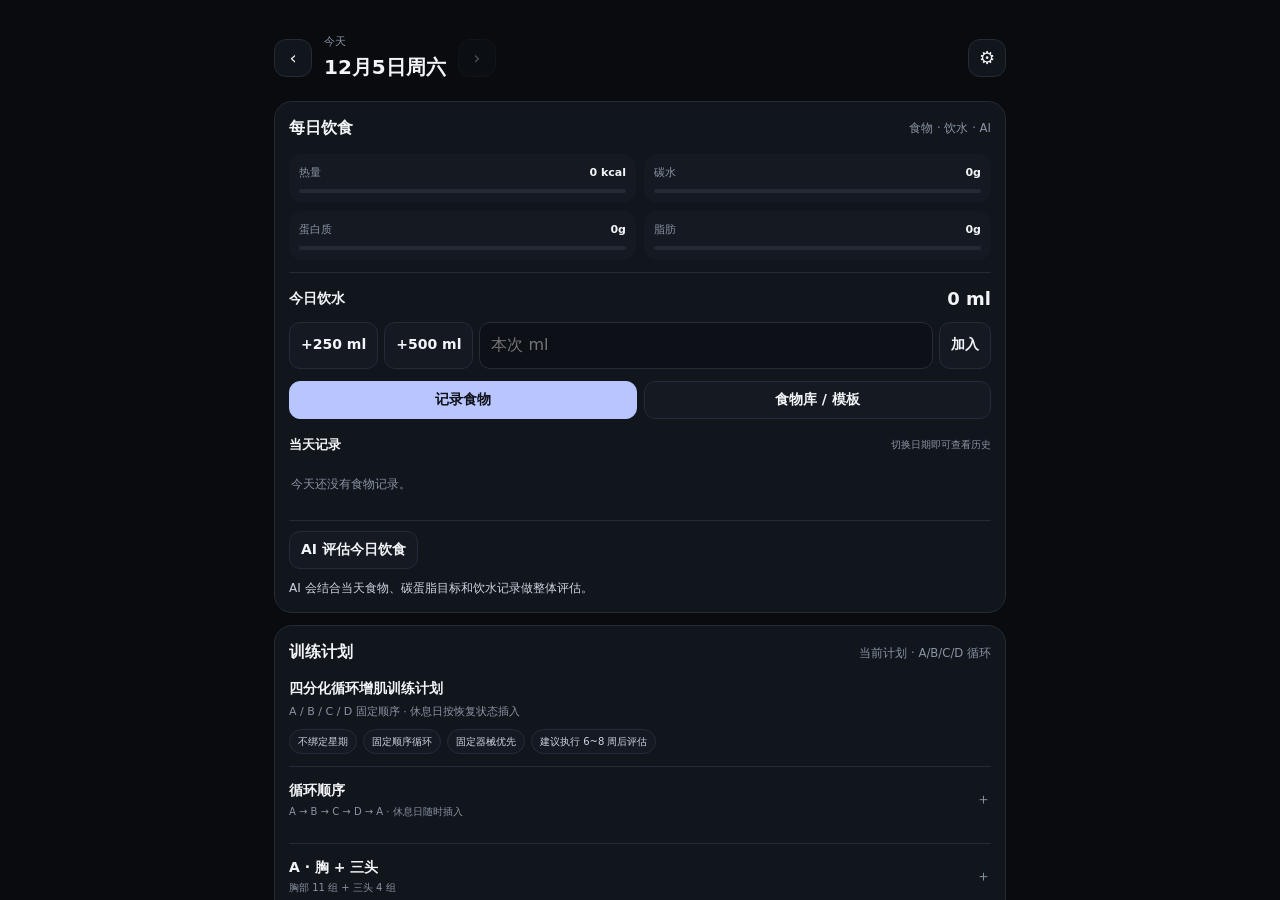
<file: reset-diet-v2.html>
<!doctype html>
<html lang="zh-CN">
<head>
<meta charset="utf-8">
<meta name="viewport" content="width=device-width,initial-scale=1,viewport-fit=cover">
<title>更新饮食记录</title>
<style>
body{margin:0;background:#090b0f;color:#f2f4f7;font:14px/1.7 system-ui,-apple-system,BlinkMacSystemFont,"Segoe UI","Microsoft YaHei",sans-serif;display:grid;place-items:center;min-height:100vh}
main{max-width:420px;padding:24px;text-align:center}small{color:#8993a2}
</style>
</head>
<body><main><h2>正在切换到新版</h2><small id="status">清理旧缓存…</small></main>
<script>
(async()=>{
  const s=document.getElementById("status");
  try{
    if("serviceWorker" in navigator){
      const regs=await navigator.serviceWorker.getRegistrations();
      await Promise.all(regs.map(r=>r.unregister()));
    }
    if("caches" in window){
      const keys=await caches.keys();
      await Promise.all(keys.map(k=>caches.delete(k)));
    }
    sessionStorage.clear();
    s.textContent="旧缓存已清理，正在进入新版…";
  }catch(e){
    s.textContent="正在进入新版…";
  }
  location.replace("./?fresh=diet-v2-20261011c");
})();
</script>
</body></html>
</file>
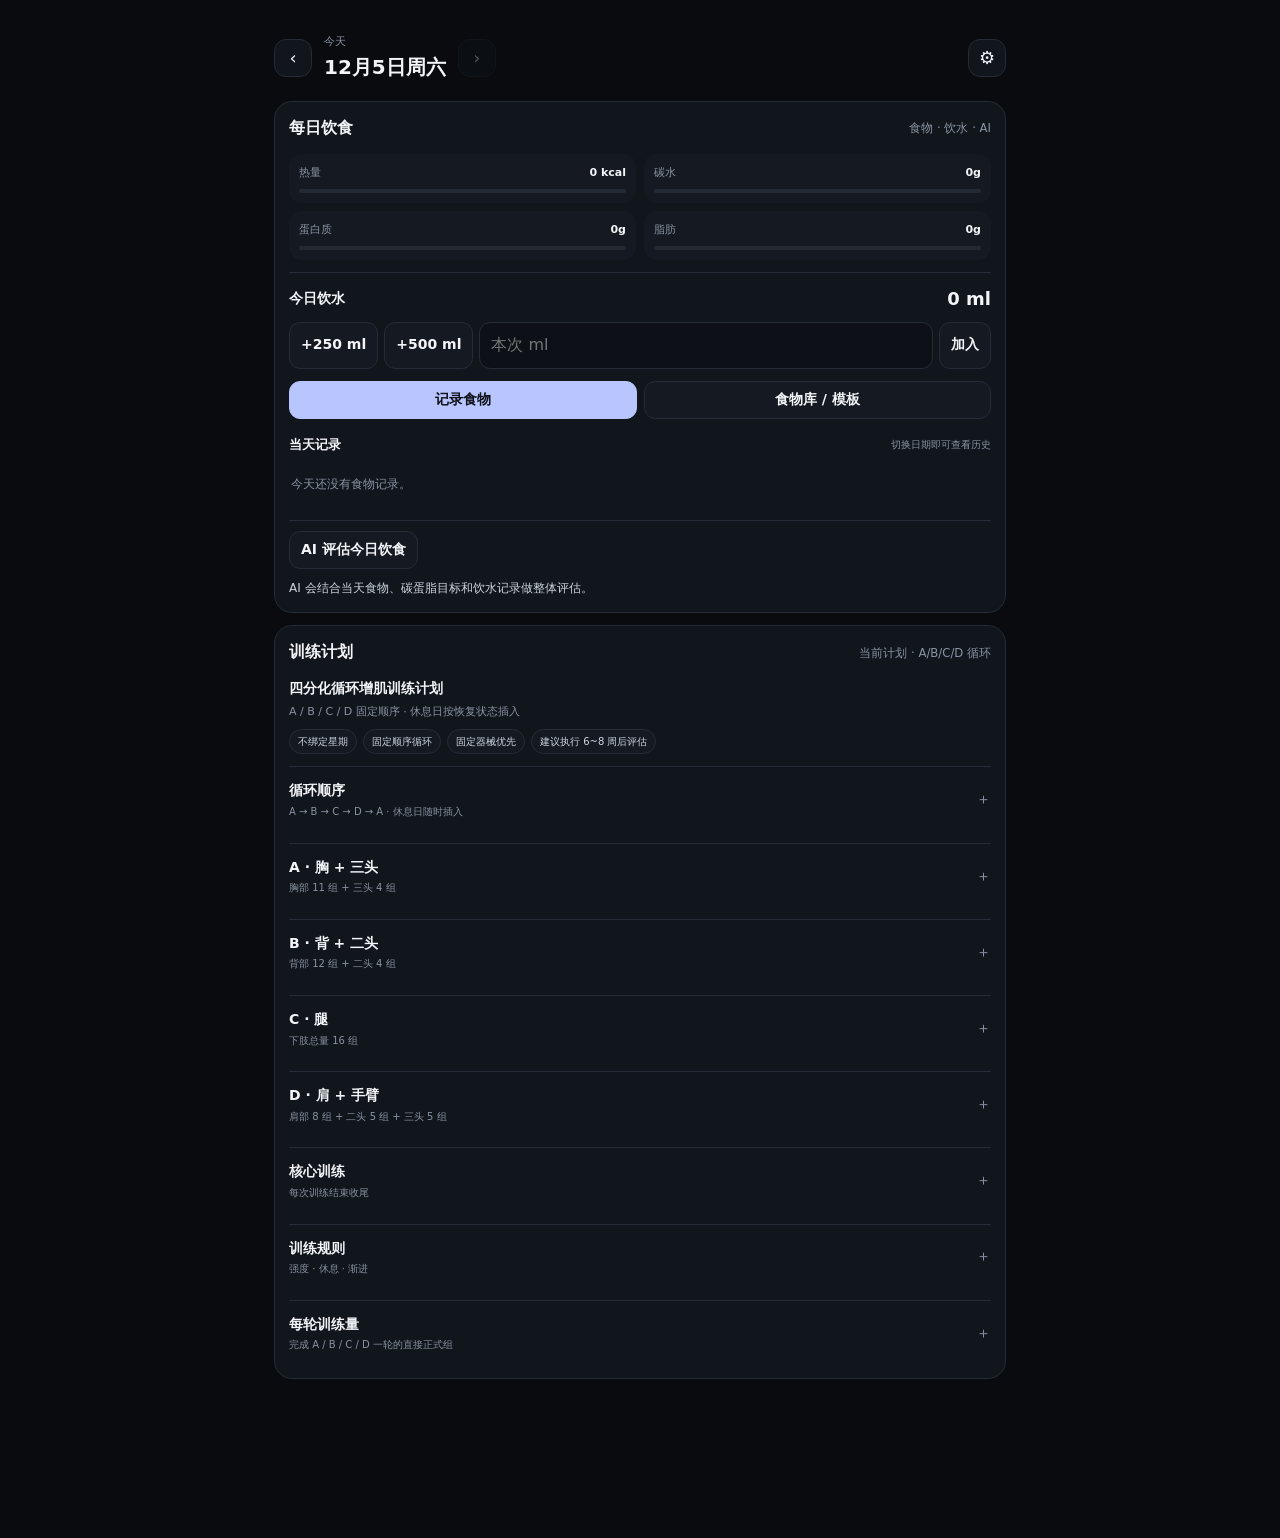
<file: update.html>
<!doctype html>
<html lang="zh-CN">
<head>
<meta charset="utf-8">
<meta name="viewport" content="width=device-width,initial-scale=1,viewport-fit=cover">
<meta name="theme-color" content="#0b0f14">
<title>更新 池边影の健身记录</title>
<style>
html,body{margin:0;min-height:100%;background:#0a0e13;color:#f4f7fb;font:14px/1.6 system-ui,-apple-system,BlinkMacSystemFont,"Segoe UI","Microsoft YaHei",sans-serif}body{display:grid;place-items:center;padding:24px;box-sizing:border-box}.card{width:min(420px,100%);background:#111720;border:1px solid #25313f;border-radius:18px;padding:20px;box-sizing:border-box}.title{font-size:18px;font-weight:800;margin-bottom:8px}.meta{color:#8d99aa}.ok{color:#4fd58d}.bad{color:#ff7380}
</style>
</head>
<body>
<div class="card">
  <div class="title">正在更新…</div>
  <div class="meta" id="status">正在清理旧缓存，不会删除你的健身记录。</div>
</div>
<script>
(async()=>{
  const status=document.getElementById('status');
  try{
    if('serviceWorker' in navigator){
      const regs=await navigator.serviceWorker.getRegistrations();
      await Promise.all(regs.map(r=>r.unregister()));
    }
    if('caches' in window){
      const keys=await caches.keys();
      await Promise.all(keys.map(k=>caches.delete(k)));
    }
    status.className='meta ok';
    status.textContent='更新完成，正在打开最新版…';
    setTimeout(()=>location.replace('./?fresh='+Date.now()),450);
  }catch(e){
    status.className='meta bad';
    status.textContent='自动更新失败，请关闭 App 后重新打开此页面。';
  }
})();
</script>
</body>
</html>
</file>
